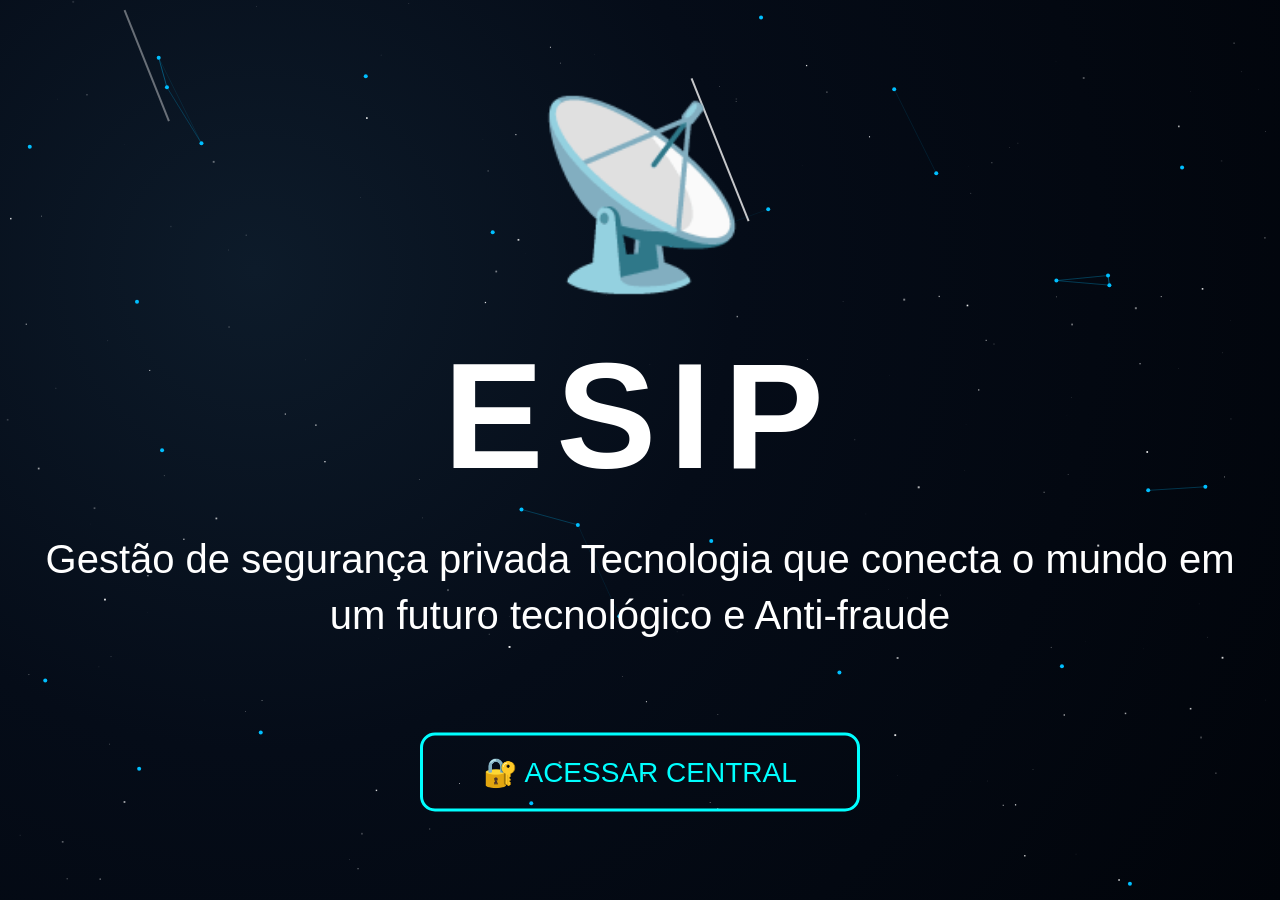
<file: Central.html>
<!DOCTYPE html>
<html lang="pt-BR">
<head>
<meta charset="UTF-8">
<meta name="viewport" content="width=device-width, initial-scale=1.0">
<title>ESIP - Sistemas</title>

<style>
body, html {
    margin: 0;
    padding: 0;
    height: 100%;
    font-family: "Segoe UI", Tahoma, Geneva, Verdana, sans-serif;
    color: white;
    overflow: hidden;
}

/* Container principal */
#hero {
    position: relative;
    width: 100%;
    height: 100vh;
    min-height: 600px;
    background: radial-gradient(circle at 20% 30%, #0d1b2a 0%, #050c18 40%, #01040a 100%);
}

/* Canvas */
#spaceCanvas {
    position: absolute;
    top: 0;
    left: 0;
    width: 100%;
    height: 100%;
}

/* Conteúdo central */
#content {
    position: absolute;
    top: 50%;
    left: 50%;
    transform: translate(-50%, -50%);
    text-align: center;
    width: 95%;
    z-index: 2;
}

/* Ícone MUITO GRANDE */
#icon {
    font-size: 18vw;
    margin-bottom: 40px;
    animation: pulse 2.5s infinite;
}

/* Título GIGANTE */
h1 {
    font-size: 16vw;
    margin: 0;
    line-height: 1;
    letter-spacing: 1vw;
    animation: glow 3s ease-in-out infinite alternate;
}

/* Texto grande */
p {
    margin-top: 40px;
    font-size: 5vw;
    line-height: 1.4;
    font-weight: 500;
}

/* Botão grande */
#accessBtn {
    margin-top: 50px;
    padding: 2vw 6vw;
    font-size: 4vw;
    border-radius: 15px;
    border: 3px solid #00ffff;
    background: transparent;
    color: #00ffff;
    cursor: pointer;
    transition: 0.3s;
}

#accessBtn:hover {
    background: #00ffff;
    color: #01040a;
    box-shadow: 0 0 40px #00ffff, 0 0 80px #00ffff;
    transform: scale(1.1);
}

/* Ajuste para telas grandes */
@media (min-width: 1200px) {
    #icon { font-size: 180px; }
    h1 { font-size: 150px; }
    p { font-size: 40px; }
    #accessBtn { font-size: 28px; padding: 20px 60px; }
}

/* Animações */
@keyframes glow {
    from { text-shadow: 0 0 40px #00bfff, 0 0 80px #0077ff; }
    to { text-shadow: 0 0 60px #33ccff, 0 0 120px #00bfff; }
}

@keyframes pulse {
    0% { transform: scale(1); }
    50% { transform: scale(1.15); }
    100% { transform: scale(1); }
}
</style>
</head>

<body>
<div id="hero">
    <canvas id="spaceCanvas"></canvas>

    <div id="content">
        <div id="icon">📡</div>

        <h1>ESIP</h1>

        <p>
            Gestão de segurança privada
Tecnologia que conecta o mundo em um futuro tecnológico e Anti-fraude
        </p>

        <button id="accessBtn"
            onclick="window.open('https://esipsistemas.github.io/Code-Leitoredip/Motor.html', '_blank')">
            🔐 ACESSAR CENTRAL 
        </button>
    </div>
</div>

<script>
(function(){
    const canvas = document.getElementById("spaceCanvas");
    const ctx = canvas.getContext("2d");

    function resize(){
        canvas.width = canvas.offsetWidth;
        canvas.height = canvas.offsetHeight;
    }
    window.addEventListener("resize", resize);
    resize();

    const stars = [];
    const meteors = [];
    const nodes = [];

    for(let i=0;i<200;i++){
        stars.push({
            x: Math.random()*canvas.width,
            y: Math.random()*canvas.height,
            size: Math.random()*2,
            opacity: Math.random()
        });
    }

    for(let i=0;i<30;i++){
        nodes.push({
            x: Math.random()*canvas.width,
            y: Math.random()*canvas.height,
            vx:(Math.random()-0.5)*0.5,
            vy:(Math.random()-0.5)*0.5
        });
    }

    function createMeteor(){
        meteors.push({
            x: Math.random()*canvas.width,
            y: -50,
            length: Math.random()*100+50,
            speed: Math.random()*6+4,
            opacity: Math.random()*0.8+0.2
        });
    }

    function draw(){
        ctx.clearRect(0,0,canvas.width,canvas.height);

        stars.forEach(s=>{
            ctx.fillStyle="rgba(255,255,255,"+s.opacity+")";
            ctx.fillRect(s.x,s.y,s.size,s.size);
        });

        nodes.forEach(n=>{
            n.x+=n.vx;
            n.y+=n.vy;
            if(n.x<0||n.x>canvas.width) n.vx*=-1;
            if(n.y<0||n.y>canvas.height) n.vy*=-1;

            ctx.fillStyle="#00bfff";
            ctx.beginPath();
            ctx.arc(n.x,n.y,2,0,Math.PI*2);
            ctx.fill();
        });

        for(let i=0;i<nodes.length;i++){
            for(let j=i+1;j<nodes.length;j++){
                const dx=nodes[i].x-nodes[j].x;
                const dy=nodes[i].y-nodes[j].y;
                const dist=Math.sqrt(dx*dx+dy*dy);
                if(dist<120){
                    ctx.strokeStyle="rgba(0,191,255,"+(1-dist/120)+")";
                    ctx.lineWidth=0.5;
                    ctx.beginPath();
                    ctx.moveTo(nodes[i].x,nodes[i].y);
                    ctx.lineTo(nodes[j].x,nodes[j].y);
                    ctx.stroke();
                }
            }
        }

        meteors.forEach((m,i)=>{
            ctx.beginPath();
            ctx.moveTo(m.x,m.y);
            ctx.lineTo(m.x+m.length*0.4,m.y+m.length);
            ctx.strokeStyle="rgba(255,255,255,"+m.opacity+")";
            ctx.lineWidth=2;
            ctx.stroke();

            m.y+=m.speed;
            m.x+=m.speed*0.4;

            if(m.y>canvas.height){
                meteors.splice(i,1);
            }
        });

        requestAnimationFrame(draw);
    }

    setInterval(createMeteor,300);
    draw();
})();
</script>
</body>
</html>
</file>
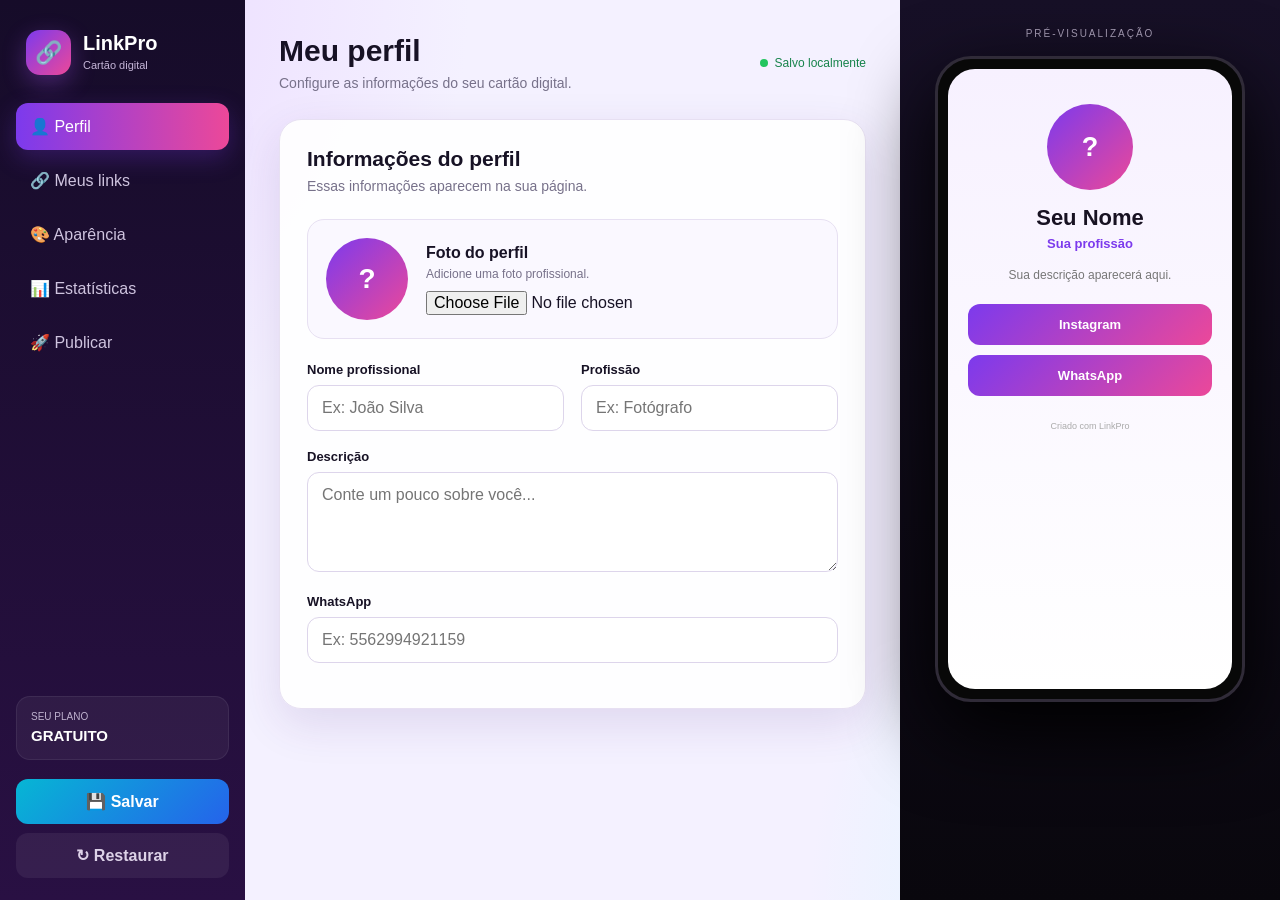
<file: Desenvolvedor.html>
<!DOCTYPE html>
<html lang="pt-BR">
<head>
<meta charset="UTF-8">
<meta name="viewport" content="width=device-width, initial-scale=1.0">

<title>LinkPro — Cartão Digital</title>

<style>

*{
  box-sizing:border-box;
  margin:0;
  padding:0;
}

:root{
  --primary:#7c3aed;
  --secondary:#ec4899;
  --background:#f4f1ff;
  --dark:#171225;
  --muted:#77718a;
  --border:#e7e0f2;
  --success:#16a34a;
  --danger:#dc2626;
}

body{
  font-family:Arial,Helvetica,sans-serif;
  background:
    radial-gradient(circle at 0 0,#e9d5ff 0,transparent 30%),
    radial-gradient(circle at 100% 100%,#cffafe 0,transparent 30%),
    var(--background);
  color:var(--dark);
  min-height:100vh;
}

button,
input,
textarea{
  font:inherit;
}

button{
  cursor:pointer;
}

.app{
  min-height:100vh;
  display:grid;
  grid-template-columns:245px 1fr 380px;
}

/* SIDEBAR */

.sidebar{
  background:linear-gradient(180deg,#160c29,#291043);
  color:white;
  padding:22px 16px;
  display:flex;
  flex-direction:column;
  min-height:100vh;
}

.brand{
  display:flex;
  align-items:center;
  gap:12px;
  padding:8px 10px 28px;
}

.brand-icon{
  width:45px;
  height:45px;
  border-radius:14px;
  display:grid;
  place-items:center;
  background:linear-gradient(135deg,#7c3aed,#ec4899);
  box-shadow:0 8px 25px #a855f755;
  font-size:22px;
}

.brand strong{
  display:block;
  font-size:20px;
}

.brand span{
  color:#c5b6d8;
  font-size:11px;
}

nav{
  display:grid;
  gap:7px;
}

.nav-item{
  border:0;
  background:transparent;
  color:#cfc4df;
  padding:14px;
  border-radius:12px;
  text-align:left;
}

.nav-item:hover{
  background:#ffffff12;
  color:white;
}

.nav-item.active{
  color:white;
  background:linear-gradient(90deg,#7c3aed,#ec4899);
  box-shadow:0 8px 25px #7c3aed45;
}

.sidebar-bottom{
  margin-top:auto;
  display:grid;
  gap:9px;
}

.plan-box{
  padding:14px;
  border-radius:14px;
  background:#ffffff0d;
  border:1px solid #ffffff12;
  margin-bottom:10px;
}

.plan-box small{
  display:block;
  color:#bfb2cf;
  font-size:10px;
  margin-bottom:5px;
}

.plan-box strong{
  font-size:15px;
}

.pro-plan{
  color:#fbbf24;
}

.save-btn,
.reset-btn{
  border:0;
  border-radius:12px;
  padding:13px;
  font-weight:bold;
}

.save-btn{
  color:white;
  background:linear-gradient(135deg,#06b6d4,#2563eb);
}

.reset-btn{
  background:#ffffff10;
  color:#ddd2e8;
}

/* CONTENT */

.content{
  padding:34px;
  overflow:auto;
}

.topbar{
  display:flex;
  align-items:center;
  justify-content:space-between;
  gap:20px;
  margin-bottom:28px;
}

.topbar h1{
  font-size:30px;
}

.topbar p{
  color:var(--muted);
  margin-top:7px;
  font-size:14px;
}

.status{
  display:flex;
  align-items:center;
  gap:7px;
  color:#16834b;
  font-size:12px;
}

.status span{
  width:8px;
  height:8px;
  border-radius:50%;
  background:#22c55e;
}

.editor-section{
  display:none;
}

.editor-section.active{
  display:block;
}

.card{
  background:#ffffffed;
  border:1px solid var(--border);
  border-radius:22px;
  padding:27px;
  box-shadow:0 15px 45px #4823781f;
}

.card-title{
  margin-bottom:25px;
}

.card-title h2,
.section-heading h2{
  font-size:21px;
}

.card-title p,
.section-heading p{
  color:var(--muted);
  margin-top:7px;
  font-size:14px;
}

/* FORM */

.avatar-editor{
  display:flex;
  align-items:center;
  gap:18px;
  padding:18px;
  background:#faf8ff;
  border:1px solid var(--border);
  border-radius:17px;
  margin-bottom:23px;
}

.big-avatar{
  width:82px;
  height:82px;
  flex-shrink:0;
  border-radius:50%;
  display:grid;
  place-items:center;
  background:linear-gradient(135deg,#7c3aed,#ec4899);
  color:white;
  font-size:28px;
  font-weight:bold;
  overflow:hidden;
}

.big-avatar img,
.profile-avatar img{
  width:100%;
  height:100%;
  object-fit:cover;
}

.avatar-editor p{
  color:var(--muted);
  font-size:12px;
  margin:5px 0 10px;
}

.form-grid{
  display:grid;
  grid-template-columns:1fr 1fr;
  gap:17px;
}

.form-group{
  margin-bottom:18px;
}

label{
  display:block;
  font-size:13px;
  font-weight:bold;
  margin-bottom:8px;
}

input[type="text"],
input[type="tel"],
input[type="url"],
input[type="number"],
textarea{
  width:100%;
  border:1px solid #ddd5eb;
  border-radius:12px;
  padding:13px 14px;
  outline:none;
  background:white;
  color:var(--dark);
}

input:focus,
textarea:focus{
  border-color:var(--primary);
  box-shadow:0 0 0 4px #7c3aed12;
}

textarea{
  resize:vertical;
}

/* BUTTONS */

.primary-btn,
.secondary-btn,
.danger-btn{
  border:0;
  border-radius:12px;
  padding:13px 17px;
  font-weight:bold;
}

.primary-btn{
  color:white;
  background:linear-gradient(135deg,var(--primary),var(--secondary));
  box-shadow:0 8px 20px #9333ea30;
}

.secondary-btn{
  color:#5b21b6;
  background:#f1eaff;
}

.danger-btn{
  color:#dc2626;
  background:#fee2e2;
}

.full{
  width:100%;
  margin-top:10px;
}

/* LINKS */

.section-heading{
  display:flex;
  justify-content:space-between;
  align-items:center;
  gap:20px;
  margin-bottom:20px;
}

#linksContainer{
  display:grid;
  gap:14px;
}

.link-editor{
  background:white;
  border:1px solid var(--border);
  border-radius:17px;
  padding:18px;
}

.link-editor-top{
  display:flex;
  justify-content:space-between;
  align-items:center;
  margin-bottom:14px;
}

.link-number{
  color:var(--primary);
  font-weight:bold;
}

/* APARÊNCIA */

.theme-grid{
  display:grid;
  grid-template-columns:repeat(5,1fr);
  gap:10px;
  margin-bottom:30px;
}

.theme-card{
  border:2px solid transparent;
  background:#faf9fc;
  padding:12px 5px;
  border-radius:13px;
  color:var(--dark);
  font-weight:bold;
}

.theme-card span{
  display:block;
  width:32px;
  height:32px;
  margin:0 auto 8px;
  border-radius:50%;
}

.theme-card.active{
  border-color:var(--primary);
  background:#f4ecff;
}

.custom-colors{
  display:grid;
  grid-template-columns:1fr 1fr;
  gap:20px;
}

input[type="color"]{
  width:100%;
  height:48px;
  border:0;
  padding:3px;
  border-radius:10px;
  background:white;
}

/* PUBLICAR */

.publish-card{
  text-align:center;
  padding:45px 30px;
}

.publish-icon{
  width:75px;
  height:75px;
  margin:0 auto 20px;
  border-radius:23px;
  display:grid;
  place-items:center;
  background:linear-gradient(135deg,#7c3aed,#ec4899);
  font-size:30px;
  box-shadow:0 15px 35px #a855f755;
}

.publish-card h2{
  font-size:25px;
}

.publish-card>p{
  max-width:500px;
  margin:12px auto 25px;
  color:var(--muted);
  line-height:1.6;
}

.publish-actions{
  display:flex;
  justify-content:center;
  gap:10px;
  flex-wrap:wrap;
}

.publish-info{
  display:grid;
  grid-template-columns:repeat(3,1fr);
  margin-top:30px;
  border-top:1px solid var(--border);
  padding-top:22px;
}

.publish-info strong,
.publish-info span{
  display:block;
}

.publish-info span{
  color:#16a34a;
  font-size:12px;
  margin-top:5px;
}

/* STATS */

.stats-grid{
  display:grid;
  grid-template-columns:repeat(3,1fr);
  gap:15px;
  margin-bottom:20px;
}

.stat-card{
  background:white;
  border:1px solid var(--border);
  border-radius:18px;
  padding:20px;
}

.stat-card span{
  display:block;
  color:var(--muted);
  font-size:12px;
  margin-bottom:8px;
}

.stat-card strong{
  font-size:28px;
}

/* PREVIEW */

.preview-area{
  background:linear-gradient(180deg,#171027,#09070d);
  min-height:100vh;
  display:flex;
  flex-direction:column;
  align-items:center;
  padding:28px 15px;
}

.preview-label{
  color:#aaa0b9;
  font-size:10px;
  letter-spacing:2px;
  margin-bottom:17px;
}

.phone{
  width:310px;
  max-width:100%;
  padding:10px;
  background:#080808;
  border:3px solid #302b38;
  border-radius:36px;
  box-shadow:0 30px 80px #000;
}

.phone-screen{
  min-height:620px;
  border-radius:27px;
  padding:35px 20px 22px;
  text-align:center;
  background:linear-gradient(180deg,#f7f1ff,#fff);
  color:#181222;
  overflow:hidden;
}

.profile-avatar{
  width:86px;
  height:86px;
  margin:0 auto 15px;
  display:grid;
  place-items:center;
  border-radius:50%;
  background:linear-gradient(135deg,var(--primary),var(--secondary));
  color:white;
  font-size:27px;
  font-weight:bold;
  overflow:hidden;
}

.phone-screen h2{
  font-size:22px;
}

.preview-job{
  color:var(--primary);
  font-weight:bold;
  font-size:13px;
  margin-top:5px;
}

.preview-bio{
  color:#777;
  font-size:12px;
  line-height:1.5;
  margin:15px auto 20px;
}

#previewLinks{
  display:grid;
  gap:10px;
}

.preview-link{
  display:block;
  text-decoration:none;
  color:white;
  padding:13px;
  border-radius:12px;
  background:linear-gradient(135deg,var(--primary),var(--secondary));
  font-weight:bold;
  font-size:13px;
}

.preview-whatsapp{
  display:block;
  text-decoration:none;
  color:white;
  padding:13px;
  border-radius:12px;
  background:#16a34a;
  font-weight:bold;
  font-size:13px;
  margin-bottom:10px;
}

.preview-brand{
  color:#aaa;
  font-size:9px;
  margin-top:25px;
}

/* PRO */

.pro-box{
  max-width:480px;
  text-align:center;
}

.pro-icon{
  width:70px;
  height:70px;
  margin:0 auto 18px;
  display:grid;
  place-items:center;
  border-radius:22px;
  background:linear-gradient(135deg,#f59e0b,#ec4899);
  font-size:30px;
  box-shadow:0 15px 35px #ec489955;
}

.pro-box h2{
  font-size:25px;
  margin-bottom:8px;
}

.pro-box>p{
  color:var(--muted);
  font-size:14px;
  line-height:1.5;
}

.pro-price{
  margin:25px 0;
  padding:20px;
  border-radius:17px;
  background:#faf7ff;
  border:1px solid var(--border);
}

.pro-price small{
  display:block;
  color:var(--muted);
  margin-bottom:5px;
}

.pro-price strong{
  display:block;
  color:var(--primary);
  font-size:34px;
}

.pro-features{
  display:grid;
  gap:10px;
  text-align:left;
  margin:20px 0;
}

.pro-features div{
  padding:12px;
  border-radius:10px;
  background:#f8f5ff;
  color:#3f3650;
  font-size:14px;
}

.pro-badge{
  display:inline-block;
  margin-left:7px;
  padding:3px 7px;
  border-radius:6px;
  background:#f59e0b;
  color:white;
  font-size:9px;
  font-weight:bold;
}

/* MODAL */

.modal{
  position:fixed;
  inset:0;
  background:#09030dcc;
  display:none;
  align-items:center;
  justify-content:center;
  padding:20px;
  z-index:100;
}

.modal.show{
  display:flex;
}

.modal-box{
  width:min(700px,100%);
  max-height:90vh;
  overflow:auto;
  background:white;
  border-radius:22px;
  padding:27px;
  position:relative;
  box-shadow:0 30px 100px #0006;
}

.modal-close{
  position:absolute;
  right:18px;
  top:15px;
  border:0;
  background:#f2edf7;
  width:35px;
  height:35px;
  border-radius:50%;
  font-size:22px;
}

#generatedCode{
  width:100%;
  min-height:300px;
  margin:20px 0 5px;
  font-family:monospace;
  font-size:12px;
}

/* TOAST */

.toast{
  position:fixed;
  right:25px;
  bottom:25px;
  background:#171225;
  color:white;
  padding:13px 18px;
  border-radius:12px;
  box-shadow:0 10px 30px #0003;
  transform:translateY(100px);
  opacity:0;
  transition:.3s;
  z-index:200;
}

.toast.show{
  transform:translateY(0);
  opacity:1;
}

/* MOBILE */

@media(max-width:1150px){

  .app{
    grid-template-columns:220px 1fr;
  }

  .preview-area{
    display:none;
  }

}

@media(max-width:760px){

  .app{
    display:block;
  }

  .sidebar{
    min-height:auto;
    padding:12px;
  }

  nav{
    display:flex;
    overflow-x:auto;
  }

  .nav-item{
    white-space:nowrap;
  }

  .sidebar-bottom{
    display:flex;
    margin-top:10px;
  }

  .plan-box{
    display:none;
  }

  .content{
    padding:20px 14px;
  }

  .topbar{
    display:block;
  }

  .status{
    margin-top:12px;
  }

  .form-grid,
  .custom-colors,
  .publish-info,
  .stats-grid{
    grid-template-columns:1fr;
  }

  .theme-grid{
    grid-template-columns:repeat(3,1fr);
  }

  .section-heading{
    align-items:flex-start;
    flex-direction:column;
  }

}

</style>
</head>

<body>

<div class="app">

<!-- SIDEBAR -->

<aside class="sidebar">

  <div class="brand">

    <div class="brand-icon">
      🔗
    </div>

    <div>
      <strong>LinkPro</strong>
      <span>Cartão digital</span>
    </div>

  </div>

  <nav>

    <button class="nav-item active" data-section="perfil">
      👤 Perfil
    </button>

    <button class="nav-item" data-section="links">
      🔗 Meus links
    </button>

    <button class="nav-item" data-section="aparencia">
      🎨 Aparência
    </button>

    <button class="nav-item" data-section="estatisticas">
      📊 Estatísticas
    </button>

    <button class="nav-item" data-section="publicar">
      🚀 Publicar
    </button>

  </nav>

  <div class="sidebar-bottom">

    <div class="plan-box">

      <small>SEU PLANO</small>

      <strong id="planName">
        GRATUITO
      </strong>

    </div>

    <button class="save-btn" id="saveBtn">
      💾 Salvar
    </button>

    <button class="reset-btn" id="resetBtn">
      ↻ Restaurar
    </button>

  </div>

</aside>


<!-- CONTEÚDO -->

<main class="content">

<header class="topbar">

  <div>

    <h1 id="sectionTitle">
      Meu perfil
    </h1>

    <p id="sectionDescription">
      Configure as informações do seu cartão digital.
    </p>

  </div>

  <div class="status">

    <span></span>

    Salvo localmente

  </div>

</header>


<!-- PERFIL -->

<section class="editor-section active" id="perfil">

<div class="card">

<div class="card-title">

<h2>
Informações do perfil
</h2>

<p>
Essas informações aparecem na sua página.
</p>

</div>


<div class="avatar-editor">

<div class="big-avatar" id="editorAvatar">
?
</div>

<div>

<strong>
Foto do perfil
</strong>

<p>
Adicione uma foto profissional.
</p>

<input
type="file"
id="avatarInput"
accept="image/*">

</div>

</div>


<div class="form-grid">

<div class="form-group">

<label>
Nome profissional
</label>

<input
id="profileName"
type="text"
placeholder="Ex: João Silva">

</div>


<div class="form-group">

<label>
Profissão
</label>

<input
id="profileJob"
type="text"
placeholder="Ex: Fotógrafo">

</div>

</div>


<div class="form-group">

<label>
Descrição
</label>

<textarea
id="profileBio"
rows="4"
placeholder="Conte um pouco sobre você..."
></textarea>

</div>


<div class="form-group">

<label>
WhatsApp
</label>

<input
id="whatsappNumber"
type="tel"
placeholder="Ex: 5562994921159">

</div>

</div>

</section>


<!-- LINKS -->

<section class="editor-section" id="links">

<div class="section-heading">

<div>

<h2>
Meus links
</h2>

<p>
Adicione os lugares onde seus clientes podem encontrar você.
</p>

</div>

<button class="primary-btn" id="addLinkBtn">
+ Adicionar link
</button>

</div>

<div id="linksContainer"></div>

</section>


<!-- APARÊNCIA -->

<section class="editor-section" id="aparencia">

<div class="card">

<div class="card-title">

<h2>
Personalização
</h2>

<p>
Deixe seu cartão com a sua identidade.
</p>

</div>

<div class="theme-grid">

<button class="theme-card" data-theme="blue">
<span style="background:#2563eb"></span>
Azul
</button>

<button class="theme-card active" data-theme="purple">
<span style="background:#7c3aed"></span>
Roxo
</button>

<button class="theme-card" data-theme="green">
<span style="background:#059669"></span>
Verde
</button>

<button class="theme-card" data-theme="orange">
<span style="background:#ea580c"></span>
Laranja
</button>

<button class="theme-card" data-theme="black">
<span style="background:#111827"></span>
Preto
</button>

</div>


<div class="custom-colors">

<div>

<label>
Cor dos botões
</label>

<input
type="color"
id="buttonColor"
value="#7c3aed">

</div>


<div>

<label>
Cor de fundo
</label>

<input
type="color"
id="backgroundColor"
value="#f5f3ff">

</div>

</div>

</div>

</section>


<!-- ESTATÍSTICAS -->

<section class="editor-section" id="estatisticas">

<div class="card">

<div class="card-title">

<h2>
📊 Estatísticas
</h2>

<p>
Acompanhe o desempenho do seu cartão neste dispositivo.
</p>

</div>

<div class="stats-grid">

<div class="stat-card">

<span>
VISUALIZAÇÕES
</span>

<strong id="viewsCount">
0
</strong>

</div>

<div class="stat-card">

<span>
CLIQUES
</span>

<strong id="clicksCount">
0
</strong>

</div>

<div class="stat-card">

<span>
CONVERSÃO
</span>

<strong id="conversionCount">
0%
</strong>

</div>

</div>

<div class="card">

<p style="color:#777;font-size:13px;line-height:1.6">

🔒 As estatísticas avançadas fazem parte do LinkPro PRO.

<br><br>

A versão PRO poderá mostrar quais links recebem mais cliques,
dados de acesso e outras informações.

</p>

<button class="primary-btn full" id="statsProBtn">
⭐ Desbloquear PRO
</button>

</div>

</div>

</section>


<!-- PUBLICAR -->

<section class="editor-section" id="publicar">

<div class="card publish-card">

<div class="publish-icon">
🚀
</div>

<h2>
Seu cartão está pronto!
</h2>

<p>
Crie seu cartão, personalize e gere uma página HTML
para publicar em qualquer hospedagem.
</p>

<div class="publish-actions">

<button class="primary-btn" id="generatePageBtn">
📄 Gerar página HTML
</button>

<button class="secondary-btn" id="generateButtonBtn">
🔗 Gerar botão
</button>

<button class="secondary-btn" id="qrCodeBtn">
🔳 QR Code
<span class="pro-badge">PRO</span>
</button>

</div>


<div style="margin-top:25px">

<button class="primary-btn" id="upgradeBtn">
⭐ Quero o LinkPro PRO
</button>

</div>


<div class="publish-info">

<div>

<strong>
GitHub Pages
</strong>

<span>
Compatível
</span>

</div>

<div>

<strong>
Banco de dados
</strong>

<span>
Não necessário
</span>

</div>

<div>

<strong>
Servidor
</strong>

<span>
Não necessário
</span>

</div>

</div>

</div>

</section>

</main>


<!-- PREVIEW -->

<aside class="preview-area">

<div class="preview-label">
PRÉ-VISUALIZAÇÃO
</div>

<div class="phone">

<div class="phone-screen" id="phoneScreen">

<div class="profile-avatar" id="previewAvatar">
?
</div>

<h2 id="previewName">
Seu Nome
</h2>

<div class="preview-job" id="previewJob">
Sua profissão
</div>

<p class="preview-bio" id="previewBio">
Sua descrição aparecerá aqui.
</p>

<div id="previewWhatsApp"></div>

<div id="previewLinks"></div>

<div class="preview-brand" id="previewBrand">
Criado com LinkPro
</div>

</div>

</div>

</aside>

</div>


<!-- MODAL DE CÓDIGO -->

<div class="modal" id="modal">

<div class="modal-box">

<button class="modal-close" id="closeModal">
×
</button>

<h2 id="modalTitle">
Código gerado
</h2>

<p id="modalDescription"></p>

<textarea id="generatedCode" readonly></textarea>

<button class="primary-btn full" id="copyCodeBtn">
📋 Copiar código
</button>

<button class="secondary-btn full" id="downloadBtn">
📥 Baixar arquivo
</button>

</div>

</div>


<!-- MODAL PRO -->

<div class="modal" id="proModal">

<div class="modal-box pro-box">

<button class="modal-close" id="closeProModal">
×
</button>

<div class="pro-icon">
⭐
</div>

<h2>
Desbloqueie o LinkPro PRO
</h2>

<p>
Tenha um cartão mais profissional e libere recursos exclusivos.
</p>

<div class="pro-price">

<small>
Pagamento único
</small>

<strong id="proPrice">
R$ 27,00
</strong>

</div>

<div class="pro-features">

<div>
✓ Remover marca LinkPro
</div>

<div>
✓ QR Code
</div>

<div>
✓ Botão WhatsApp
</div>

<div>
✓ Download HTML
</div>

<div>
✓ Personalização completa
</div>

</div>

<button class="primary-btn full" id="buyProBtn">
📲 Comprar pelo WhatsApp
</button>

<button class="secondary-btn full" id="activateBtn">
🔐 Já comprei — ativar PRO
</button>

<button class="secondary-btn full" id="continueFreeBtn">
Continuar versão grátis
</button>

</div>

</div>


<!-- MODAL ATIVAÇÃO -->

<div class="modal" id="activationModal">

<div class="modal-box pro-box">

<button class="modal-close" id="closeActivationModal">
×
</button>

<div class="pro-icon">
🔐
</div>

<h2>
Ativar LinkPro PRO
</h2>

<p>
Digite o código recebido após a compra.
</p>

<div class="form-group" style="text-align:left;margin-top:20px">

<label>
Código de ativação
</label>

<input
type="text"
id="activationCode"
placeholder="Digite seu código">

</div>

<button class="primary-btn full" id="confirmActivationBtn">
Ativar PRO
</button>

</div>

</div>


<!-- MODAL QR -->

<div class="modal" id="qrModal">

<div class="modal-box pro-box">

<button class="modal-close" id="closeQrModal">
×
</button>

<div class="pro-icon">
🔳
</div>

<h2>
Seu QR Code
</h2>

<p>
Escaneie para abrir seu cartão.
</p>

<div
id="qrContainer"
style="
margin:25px auto;
width:220px;
height:220px;
display:grid;
place-items:center;
background:white;
border-radius:15px;
border:1px solid #ddd;
overflow:hidden;
">
</div>

<button class="primary-btn full" id="downloadQrBtn">
📥 Baixar QR Code
</button>

</div>

</div>


<div class="toast" id="toast">
Salvo com sucesso!
</div>


<script>

/* =====================================================
   CONFIGURAÇÃO DO LINKPRO
   ===================================================== */

const CONFIG = {

  /*
    COLOQUE SEU WHATSAPP AQUI.

    Exemplo Brasil:
    5562999999999
  */

  whatsapp: "5562994921159",

  /*
    PREÇO QUE APARECE NA TELA
  */

  price: "R$ 27,00",

  /*
    CÓDIGO QUE VOCÊ ENTREGA PARA QUEM COMPRAR.

    IMPORTANTE:
    Como não existe servidor, esse código
    não é uma proteção forte.
  */

  activationCode: "LINKPRO2026",

  productName: "LinkPro PRO"

};


/* =====================================================
   VARIÁVEIS
   ===================================================== */

const $ = id => document.getElementById(id);

let links = [];

let avatarData = "";

let isPro = false;

let stats = {
  views:0,
  clicks:0
};


/* =====================================================
   TEMAS
   ===================================================== */

const themes = {

blue:{
button:"#2563eb",
button2:"#06b6d4",
background:"#eff6ff"
},

purple:{
button:"#7c3aed",
button2:"#ec4899",
background:"#f5f3ff"
},

green:{
button:"#059669",
button2:"#10b981",
background:"#ecfdf5"
},

orange:{
button:"#ea580c",
button2:"#f59e0b",
background:"#fff7ed"
},

black:{
button:"#111827",
button2:"#4b5563",
background:"#f3f4f6"
}

};


/* =====================================================
   NAVEGAÇÃO
   ===================================================== */

const sectionInfo = {

perfil:[
"Meu perfil",
"Configure as informações do seu cartão digital."
],

links:[
"Meus links",
"Adicione os lugares onde seus clientes podem encontrar você."
],

aparencia:[
"Aparência",
"Personalize as cores do seu cartão digital."
],

estatisticas:[
"Estatísticas",
"Acompanhe o desempenho do seu cartão."
],

publicar:[
"Publicar",
"Gere uma página independente para compartilhar seu cartão."
]

};


document.querySelectorAll(".nav-item").forEach(button=>{

button.addEventListener("click",()=>{

const section = button.dataset.section;

document.querySelectorAll(".nav-item")
.forEach(item=>item.classList.remove("active"));

document.querySelectorAll(".editor-section")
.forEach(item=>item.classList.remove("active"));

button.classList.add("active");

$(section).classList.add("active");

$("sectionTitle").textContent =
sectionInfo[section][0];

$("sectionDescription").textContent =
sectionInfo[section][1];

});

});


/* =====================================================
   PERFIL
   ===================================================== */

[
"profileName",
"profileJob",
"profileBio",
"whatsappNumber"
].forEach(id=>{

$(id).addEventListener(
"input",
updatePreview
);

});


/* =====================================================
   FOTO
   ===================================================== */

$("avatarInput").addEventListener(
"change",
event=>{

const file =
event.target.files[0];

if(!file)return;

const reader =
new FileReader();

reader.onload=e=>{

avatarData =
e.target.result;

$("editorAvatar").innerHTML =
`<img src="${avatarData}" alt="Foto">`;

$("previewAvatar").innerHTML =
`<img src="${avatarData}" alt="Foto">`;

saveData(false);

};

reader.readAsDataURL(file);

});


/* =====================================================
   LINKS
   ===================================================== */

$("addLinkBtn").addEventListener(
"click",
()=>{

links.push({

title:"Novo link",

url:"https://"

});

renderLinks();

updatePreview();

});


function renderLinks(){

const container =
$("linksContainer");

container.innerHTML = "";

links.forEach((link,index)=>{

const div =
document.createElement("div");

div.className =
"link-editor";

div.innerHTML = `

<div class="link-editor-top">

<span class="link-number">
Link ${index+1}
</span>

<button
class="danger-btn delete-link"
data-index="${index}">
🗑 Remover
</button>

</div>

<div class="form-group">

<label>
Nome do botão
</label>

<input
type="text"
class="link-title"
data-index="${index}"
value="${escapeHTML(link.title)}"
placeholder="Ex: Instagram">

</div>

<div class="form-group">

<label>
Endereço
</label>

<input
type="text"
class="link-url"
data-index="${index}"
value="${escapeHTML(link.url)}"
placeholder="https://...">

</div>
`;

container.appendChild(div);

});


document.querySelectorAll(
".delete-link"
).forEach(button=>{

button.addEventListener(
"click",
()=>{

links.splice(
Number(button.dataset.index),
1
);

renderLinks();

updatePreview();

});

});


document.querySelectorAll(
".link-title"
).forEach(input=>{

input.addEventListener(
"input",
()=>{

links[input.dataset.index].title =
input.value;

updatePreview();

});

});


document.querySelectorAll(
".link-url"
).forEach(input=>{

input.addEventListener(
"input",
()=>{

links[input.dataset.index].url =
input.value;

updatePreview();

});

});

}


/* =====================================================
   PREVIEW
   ===================================================== */

function updatePreview(){

const name =
$("profileName").value.trim()
||"Seu Nome";

const job =
$("profileJob").value.trim()
||"Sua profissão";

const bio =
$("profileBio").value.trim()
||"Sua descrição aparecerá aqui.";

$("previewName").textContent =
name;

$("previewJob").textContent =
job;

$("previewBio").textContent =
bio;


/* WHATSAPP */

$("previewWhatsApp").innerHTML = "";

const phone =
$("whatsappNumber").value
.trim();

if(phone){

const wa =
document.createElement("a");

wa.className =
"preview-whatsapp";

wa.textContent =
"💬 Falar comigo no WhatsApp";

wa.href =
`https://wa.me/${phone}`;

wa.target="_blank";

wa.rel="noopener noreferrer";

wa.addEventListener(
"click",
()=>registerClick()
);

$("previewWhatsApp")
.appendChild(wa);

}


/* LINKS */

$("previewLinks").innerHTML = "";

links.forEach(link=>{

if(!link.title.trim())
return;

const a =
document.createElement("a");

a.className =
"preview-link";

a.textContent =
link.title;

a.href =
normalizeURL(link.url);

a.target="_blank";

a.rel="noopener noreferrer";

a.addEventListener(
"click",
()=>registerClick()
);

$("previewLinks")
.appendChild(a);

});

}


/* =====================================================
   TEMAS
   ===================================================== */

document.querySelectorAll(
".theme-card"
).forEach(button=>{

button.addEventListener(
"click",
()=>{

const theme =
themes[button.dataset.theme];

$("buttonColor").value =
theme.button;

$("backgroundColor").value =
theme.background;

applyColors(
theme.button,
theme.button2,
theme.background
);

document.querySelectorAll(
".theme-card"
)
.forEach(item =>
item.classList.remove("active")
);

button.classList.add("active");

saveData(false);

});

});


$("buttonColor").addEventListener(
"input",
()=>{

applyColors(
$("buttonColor").value,
$("buttonColor").value,
$("backgroundColor").value
);

});


$("backgroundColor").addEventListener(
"input",
()=>{

applyColors(
$("buttonColor").value,
$("buttonColor").value,
$("backgroundColor").value
);

});


function applyColors(
buttonColor,
secondColor,
backgroundColor
){

document.documentElement.style
.setProperty(
"--primary",
buttonColor
);

document.documentElement.style
.setProperty(
"--secondary",
secondColor
);

$("phoneScreen").style.background =
`linear-gradient(
180deg,
${backgroundColor},
#ffffff
)`;

}


/* =====================================================
   SALVAR
   ===================================================== */

$("saveBtn").addEventListener(
"click",
()=>{

saveData(true);

});


function saveData(show=true){

const data={

profileName:
$("profileName").value,

profileJob:
$("profileJob").value,

profileBio:
$("profileBio").value,

whatsappNumber:
$("whatsappNumber").value,

links:links,

avatarData:avatarData,

buttonColor:
$("buttonColor").value,

backgroundColor:
$("backgroundColor").value,

isPro:isPro,

stats:stats

};

localStorage.setItem(
"linkproData",
JSON.stringify(data)
);

if(show)
showToast(
"Salvo com sucesso!"
);

}


/* =====================================================
   RESTAURAR
   ===================================================== */

$("resetBtn").addEventListener(
"click",
()=>{

if(!confirm(
"Deseja restaurar o projeto?"
))
return;

localStorage.removeItem(
"linkproData"
);

location.reload();

});


/* =====================================================
   CARREGAR
   ===================================================== */

function loadData(){

const saved =
localStorage.getItem(
"linkproData"
);


if(!saved){

links=[

{
title:"Instagram",
url:"https://instagram.com/"
},

{
title:"WhatsApp",
url:"https://wa.me/"
}

];

renderLinks();

updatePreview();

updatePlanUI();

return;

}


try{

const data =
JSON.parse(saved);

$("profileName").value =
data.profileName||"";

$("profileJob").value =
data.profileJob||"";

$("profileBio").value =
data.profileBio||"";

$("whatsappNumber").value =
data.whatsappNumber||"";

links =
Array.isArray(data.links)
?data.links
:[];

avatarData =
data.avatarData||"";

$("buttonColor").value =
data.buttonColor||"#7c3aed";

$("backgroundColor").value =
data.backgroundColor||"#f5f3ff";

isPro =
data.isPro===true;

stats =
data.stats||{
views:0,
clicks:0
};


if(avatarData){

$("editorAvatar").innerHTML =
`<img src="${avatarData}" alt="Foto">`;

$("previewAvatar").innerHTML =
`<img src="${avatarData}" alt="Foto">`;

}

renderLinks();

updatePreview();

applyColors(
$("buttonColor").value,
$("buttonColor").value,
$("backgroundColor").value
);

updatePlanUI();

updateStats();

}catch(error){

console.error(error);

localStorage.removeItem(
"linkproData"
);

location.reload();

}

}


/* =====================================================
   PRO
   ===================================================== */

function requirePro(){

if(isPro){

return true;

}

openProModal();

return false;

}


function openProModal(){

$("proPrice").textContent =
CONFIG.price;

$("proModal")
.classList.add("show");

}


function closeProModal(){

$("proModal")
.classList.remove("show");

}


$("closeProModal")
.addEventListener(
"click",
closeProModal
);


$("continueFreeBtn")
.addEventListener(
"click",
closeProModal
);


$("upgradeBtn")
.addEventListener(
"click",
openProModal
);


$("statsProBtn")
.addEventListener(
"click",
openProModal
);


$("proModal")
.addEventListener(
"click",
event=>{

if(event.target ===
$("proModal")){

closeProModal();

}

});


/* =====================================================
   COMPRA WHATSAPP
   ===================================================== */

$("buyProBtn")
.addEventListener(
"click",
()=>{

const message =
`Olá! Quero comprar o ${CONFIG.productName} por ${CONFIG.price}. Quero receber as instruções para pagamento.`;

const url =
`https://wa.me/${CONFIG.whatsapp}?text=${encodeURIComponent(message)}`;

window.open(
url,
"_blank"
);

});


/* =====================================================
   ATIVAÇÃO
   ===================================================== */

$("activateBtn")
.addEventListener(
"click",
()=>{

closeProModal();

$("activationModal")
.classList.add("show");

$("activationCode").value="";

$("activationCode").focus();

});


$("closeActivationModal")
.addEventListener(
"click",
()=>{

$("activationModal")
.classList.remove("show");

});


$("confirmActivationBtn")
.addEventListener(
"click",
()=>{

const code =
$("activationCode")
.value
.trim();

if(code === CONFIG.activationCode){

isPro=true;

saveData(false);

updatePlanUI();

$("activationModal")
.classList.remove("show");

showToast(
"🎉 LinkPro PRO ativado!"
);

}else{

showToast(
"❌ Código inválido!"
);

}

});


/* =====================================================
   PLANO
   ===================================================== */

function updatePlanUI(){

if(isPro){

$("planName").textContent =
"⭐ PRO";

$("planName").className =
"pro-plan";

$("previewBrand")
.style.display="none";

}else{

$("planName").textContent =
"GRATUITO";

$("planName").className="";

$("previewBrand")
.style.display="block";

}

}


/* =====================================================
   GERAR HTML
   ===================================================== */

$("generatePageBtn")
.addEventListener(
"click",
()=>{

if(!requirePro())
return;

openModal(
"Página HTML gerada",
"Seu cartão está pronto para ser baixado.",
generatePageHTML()
);

});


function generatePageHTML(){

const name =
$("profileName").value.trim()
||"Seu Nome";

const job =
$("profileJob").value.trim()
||"Sua profissão";

const bio =
$("profileBio").value.trim()
||"Entre em contato comigo.";

const color =
$("buttonColor").value
||"#7c3aed";

const background =
$("backgroundColor").value
||"#f5f3ff";

const avatar =
avatarData;

const phone =
$("whatsappNumber")
.value
.trim();


let whatsappHTML="";

if(phone){

whatsappHTML=`

<a
href="https://wa.me/${phone}"
target="_blank"
class="whatsapp">

💬 Falar comigo no WhatsApp

</a>

`;

}


const linkHTML =
links
.filter(link=>link.title.trim())
.map(link=>`

<a
href="${normalizeURL(link.url)}"
target="_blank"
class="link">

${escapeHTML(link.title)}

</a>

`)
.join("");


return `<!DOCTYPE html>

<html lang="pt-BR">

<head>

<meta charset="UTF-8">

<meta
name="viewport"
content="width=device-width,initial-scale=1">

<title>
${escapeHTML(name)}
</title>

<style>

body{

margin:0;

font-family:Arial,sans-serif;

background:${background};

min-height:100vh;

display:flex;

align-items:center;

justify-content:center;

padding:20px;

}

.card{

width:min(430px,100%);

background:white;

padding:35px 25px;

border-radius:30px;

text-align:center;

box-shadow:0 25px 70px #0002;

}

.avatar{

width:90px;

height:90px;

margin:auto auto 18px;

border-radius:50%;

background:${color};

display:grid;

place-items:center;

overflow:hidden;

color:white;

font-weight:bold;

font-size:25px;

}

.avatar img{

width:100%;

height:100%;

object-fit:cover;

}

h1{

margin:0;

}

.job{

color:${color};

font-weight:bold;

margin-top:7px;

}

.bio{

color:#777;

font-size:14px;

line-height:1.6;

margin:18px auto 25px;

}

.links{

display:grid;

gap:12px;

}

.link,
.whatsapp{

display:block;

padding:15px;

border-radius:13px;

color:white;

text-decoration:none;

font-weight:bold;

}

.link{

background:${color};

}

.whatsapp{

background:#16a34a;

margin-bottom:12px;

}

.brand{

margin-top:25px;

color:#aaa;

font-size:10px;

}

</style>

</head>

<body>

<main class="card">

<div class="avatar">

${
avatar
?`<img src="${avatar}" alt="Foto">`
:"LP"
}

</div>

<h1>
${escapeHTML(name)}
</h1>

<div class="job">
${escapeHTML(job)}
</div>

<p class="bio">
${escapeHTML(bio)}
</p>

${whatsappHTML}

<div class="links">

${linkHTML}

</div>

<div class="brand">
Criado com LinkPro
</div>

</main>

</body>

</html>`;

}


/* =====================================================
   BOTÃO
   ===================================================== */

$("generateButtonBtn")
.addEventListener(
"click",
()=>{

if(!requirePro())
return;

const code=`

<a
href="SEU-LINK-LINKPRO"
target="_blank"
style="
display:inline-block;
padding:14px 22px;
border-radius:12px;
background:linear-gradient(
135deg,
#7c3aed,
#ec4899
);
color:white;
text-decoration:none;
font-family:Arial,sans-serif;
font-weight:bold;
">

🔗 Meu cartão LinkPro

</a>

`;

openModal(
"Botão LinkPro",
"Copie este código para colocar um botão para seu cartão.",
code
);

});


/* =====================================================
   QR CODE
   ===================================================== */

$("qrCodeBtn")
.addEventListener(
"click",
()=>{

if(!requirePro())
return;

generateQRCode();

});


function generateQRCode(){

const name =
$("profileName").value.trim()
||"Meu cartão";

const encoded =
encodeURIComponent(
`LinkPro - ${name}`
);

const qrURL =
`https://api.qrserver.com/v1/create-qr-code/?size=500x500&data=${encoded}`;

$("qrContainer").innerHTML = `

<img
id="qrImage"
src="${qrURL}"
alt="QR Code"
style="
width:100%;
height:100%;
object-fit:contain;
">

`;

$("qrModal")
.classList.add("show");

}


$("closeQrModal")
.addEventListener(
"click",
()=>{

$("qrModal")
.classList.remove("show");

});


$("downloadQrBtn")
.addEventListener(
"click",
()=>{

const img =
$("qrImage");

if(!img)
return;

const a =
document.createElement("a");

a.href =
img.src;

a.target="_blank";

a.download =
"qr-code-linkpro.png";

a.click();

});


/* =====================================================
   MODAL
   ===================================================== */

function openModal(
title,
description,
code
){

$("modalTitle")
.textContent=title;

$("modalDescription")
.textContent=description;

$("generatedCode")
.value=code;

$("modal")
.classList.add("show");

}


$("closeModal")
.addEventListener(
"click",
()=>{

$("modal")
.classList.remove("show");

});


$("modal")
.addEventListener(
"click",
event=>{

if(event.target ===
$("modal")){

$("modal")
.classList.remove("show");

}

});


/* =====================================================
   COPIAR
   ===================================================== */

$("copyCodeBtn")
.addEventListener(
"click",
async()=>{

const code =
$("generatedCode")
.value;

try{

await navigator.clipboard
.writeText(code);

showToast(
"Código copiado!"
);

}catch{

$("generatedCode")
.select();

document.execCommand("copy");

showToast(
"Código copiado!"
);

}

});


/* =====================================================
   DOWNLOAD
   ===================================================== */

$("downloadBtn")
.addEventListener(
"click",
()=>{

const code =
$("generatedCode")
.value;

const blob =
new Blob(
[code],
{
type:
"text/html;charset=utf-8"
}
);

const url =
URL.createObjectURL(blob);

const a =
document.createElement("a");

a.href=url;

a.download =
"meu-cartao-linkpro.html";

document.body.appendChild(a);

a.click();

a.remove();

URL.revokeObjectURL(url);

});


/* =====================================================
   ESTATÍSTICAS LOCAIS
   ===================================================== */

function registerView(){

stats.views++;

saveData(false);

updateStats();

}


function registerClick(){

stats.clicks++;

saveData(false);

updateStats();

}


function updateStats(){

$("viewsCount")
.textContent =
stats.views;

$("clicksCount")
.textContent =
stats.clicks;

const conversion =
stats.views>0
?Math.round(
(stats.clicks /
stats.views)*100
)
:0;

$("conversionCount")
.textContent =
conversion+"%";

}


/* =====================================================
   TOAST
   ===================================================== */

function showToast(message){

const toast =
$("toast");

toast.textContent =
message;

toast.classList.add("show");

setTimeout(
()=>{

toast.classList.remove(
"show"
);

},
2200
);

}


/* =====================================================
   SEGURANÇA
   ===================================================== */

function escapeHTML(value){

return String(value)

.replaceAll(
"&",
"&amp;"
)

.replaceAll(
"<",
"&lt;"
)

.replaceAll(
">",
"&gt;"
)

.replaceAll(
'"',
"&quot;"
)

.replaceAll(
"'",
"&#039;"
);

}


function normalizeURL(value){

let url =
String(value||"")
.trim();

if(!url)
return "#";

if(
!url.startsWith("http://") &&
!url.startsWith("https://") &&
!url.startsWith("mailto:") &&
!url.startsWith("tel:")
){

url =
"https://"+url;

}

return url;

}


/* =====================================================
   INICIAR
   ===================================================== */

loadData();

registerView();

</script>

</body>
</html>
</file>
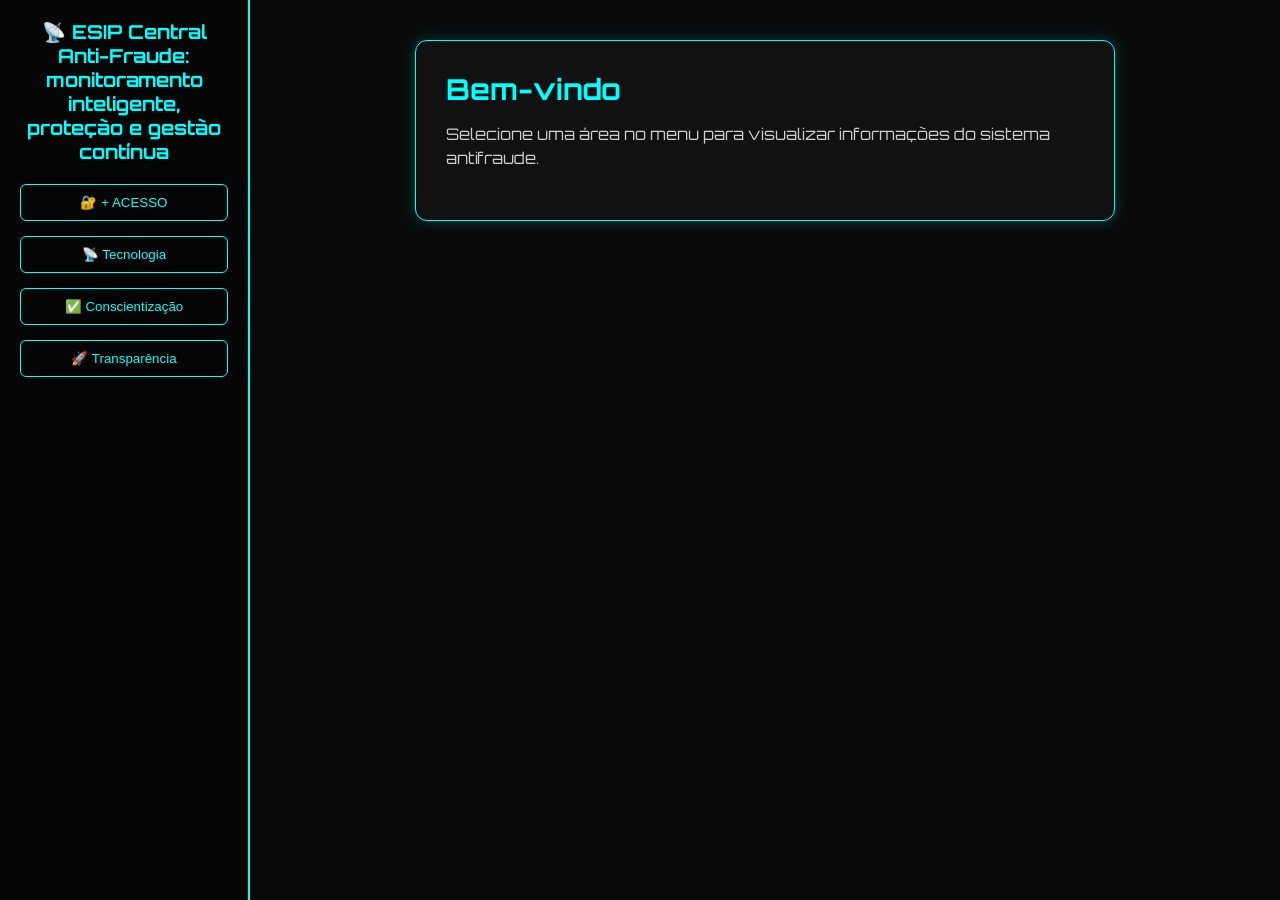
<file: Motor.html>
<!DOCTYPE html>
<html lang="pt-BR">
<head>
<meta charset="UTF-8">
<meta name="viewport" content="width=device-width, initial-scale=1.0">
<title>Central Digital Anti-Fraude</title>

<link href="https://fonts.googleapis.com/css2?family=Orbitron:wght@400;600;800&display=swap" rel="stylesheet">

<style>
:root{
  --bg:#0a0a0a;
  --panel:#111;
  --primary:#00ffff;
  --secondary:#ff00ff;
}

*{margin:0;padding:0;box-sizing:border-box;}

body{
  font-family:'Orbitron',sans-serif;
  background:var(--bg);
  color:white;
  display:flex;
  flex-direction:row;
  min-height:100vh;
}

/* MENU LATERAL */
.sidebar{
  width:250px;
  background:#050505;
  border-right:2px solid var(--primary);
  padding:20px;
  flex-shrink:0;
}

.sidebar h2{
  color:var(--primary);
  margin-bottom:20px;
  text-align:center;
  font-size:1.2rem;
}

.sidebar button{
  width:100%;
  margin-bottom:15px;
  padding:10px;
  background:transparent;
  border:1px solid var(--primary);
  color:var(--primary);
  cursor:pointer;
  border-radius:6px;
  transition:0.2s;
}

.sidebar button:hover{
  background:var(--primary);
  color:black;
}

/* CONTEÚDO PRINCIPAL */
.content{
  flex:1;
  padding:40px;
  display:flex;
  justify-content:center;
  align-items:flex-start;
}

.card{
  background:var(--panel);
  padding:30px;
  border:1px solid var(--primary);
  border-radius:12px;
  max-width:700px;
  width:100%;
  box-shadow:0 0 15px rgba(0,255,255,0.2);
}

.card h1{
  color:var(--primary);
  margin-bottom:15px;
  font-size:1.8rem;
}

.card p{
  margin-bottom:20px;
  color:#ccc;
  font-size:1rem;
  line-height:1.5;
}

.card a{
  display:inline-block;
  padding:10px 20px;
  border:2px solid var(--primary);
  border-radius:8px;
  text-decoration:none;
  color:var(--primary);
  transition:0.2s;
}

.card a:hover{
  background:var(--primary);
  color:black;
}

.metric{
  font-size:1.3rem;
  margin-top:20px;
  color:var(--secondary);
  word-break: break-word;
}

/* AVISO SEGURANÇA */
.security{
  background:#000;
  border:1px solid var(--secondary);
  padding:15px;
  border-radius:8px;
  margin-bottom:20px;
  font-size:0.9rem;
  color:#ddd;
}

/* RESPONSIVO */
@media (max-width: 900px){
  body{
    flex-direction:column;
  }
  .sidebar{
    width:100%;
    display:flex;
    flex-wrap:wrap;
    justify-content:center;
  }
  .sidebar button{
    flex:1 1 40%;
    margin:5px;
  }
  .content{
    padding:20px;
  }
  .card{
    padding:20px;
  }
  .card h1{
    font-size:1.5rem;
  }
  .card p, .metric{
    font-size:1rem;
  }
}

@media (max-width: 500px){
  .sidebar button{
    flex:1 1 100%;
  }
  .card{
    padding:15px;
  }
  .card h1{
    font-size:1.3rem;
  }
  .card p, .metric{
    font-size:0.95rem;
  }
}
</style>
</head>
<body>

<div class="sidebar">
  <h2>📡 ESIP Central Anti-Fraude: monitoramento inteligente, proteção e gestão contínua</h2>
  <button onclick="loadPage('acesso')">🔐 + ACESSO</button>
  <button onclick="loadPage('tecnologia')">📡 Tecnologia</button>
  <button onclick="loadPage('conscientizacao')">✅ Conscientização</button>
  <button onclick="loadPage('transparencia')">🚀 Transparência</button>
</div>

<div class="content">
  <div id="pageContainer" class="card">
    <h1>Bem-vindo</h1>
    <p>Selecione uma área no menu para visualizar informações do sistema antifraude.</p>
  </div>
</div>

<script>

let riskScore = 18;

/* SIMULAÇÃO ANTIFRAUDE */
setInterval(()=>{
  if(Math.random() < 0.3){
    riskScore += 4;
  } else {
    riskScore -= 2;
  }
  riskScore = Math.max(5, Math.min(100, riskScore));
},2000);

/* CONFIGURAÇÃO DE PÁGINAS */
const pages = {

  "acesso": {
    title:"🔐 + ACESSO",
    text:`
    <div class="security">
    🔐 <b>Área restrita.</b><br><br>
    Para garantir segurança, rastreabilidade e autenticação digital,
    o acesso à <b>Portaria Digital ESIP</b> é permitido somente através de
    uma <b>conta Google autenticada</b>.<br><br>
    Isso garante:
    <br>• Identificação real do usuário
    <br>• Registro seguro de acessos
    <br>• Proteção contra fraude e uso indevido
    </div>
    Autorize visitantes facilmente usando nossa plataforma e um QR ID único para cada pessoa.
    `,
    link:"https://sites.google.com/view/central-de-protocolo-digital/in%C3%ADcio"
  },

  "tecnologia": {
    title:"📡 Tecnologia",
    text:"Sistema baseado em inteligência artificial e análise comportamental avançada."
  },

  "conscientizacao": {
    title:"✅ Conscientização",
    text:"Educação digital preventiva para evitar golpes e ataques online."
  },

  "transparencia": {
    title:"🚀 Transparência",
    text:"Relatórios públicos e métricas abertas de segurança digital."
  }

};

let metricInterval = null;

function loadPage(type){

  const page = pages[type];
  const container = document.getElementById("pageContainer");

  let linkHTML = "";

  if(page.link){
    linkHTML = `
      <br>
      <a href="${page.link}" target="_blank">
        Acessar Portaria Digital
      </a>
    `;
  }

  container.innerHTML = `
    <h1>${page.title}</h1>
    <p>${page.text}</p>
    ${linkHTML}
    <div class="metric">Score Atual de Risco: ${riskScore}%</div>
  `;

  if(metricInterval) clearInterval(metricInterval);

  metricInterval = setInterval(()=>{
    const metric = container.querySelector(".metric");
    if(metric){
      metric.textContent = "Score Atual de Risco: " + riskScore + "%";
    }
  },1000);
}

</script>

</body>
</html>
</file>
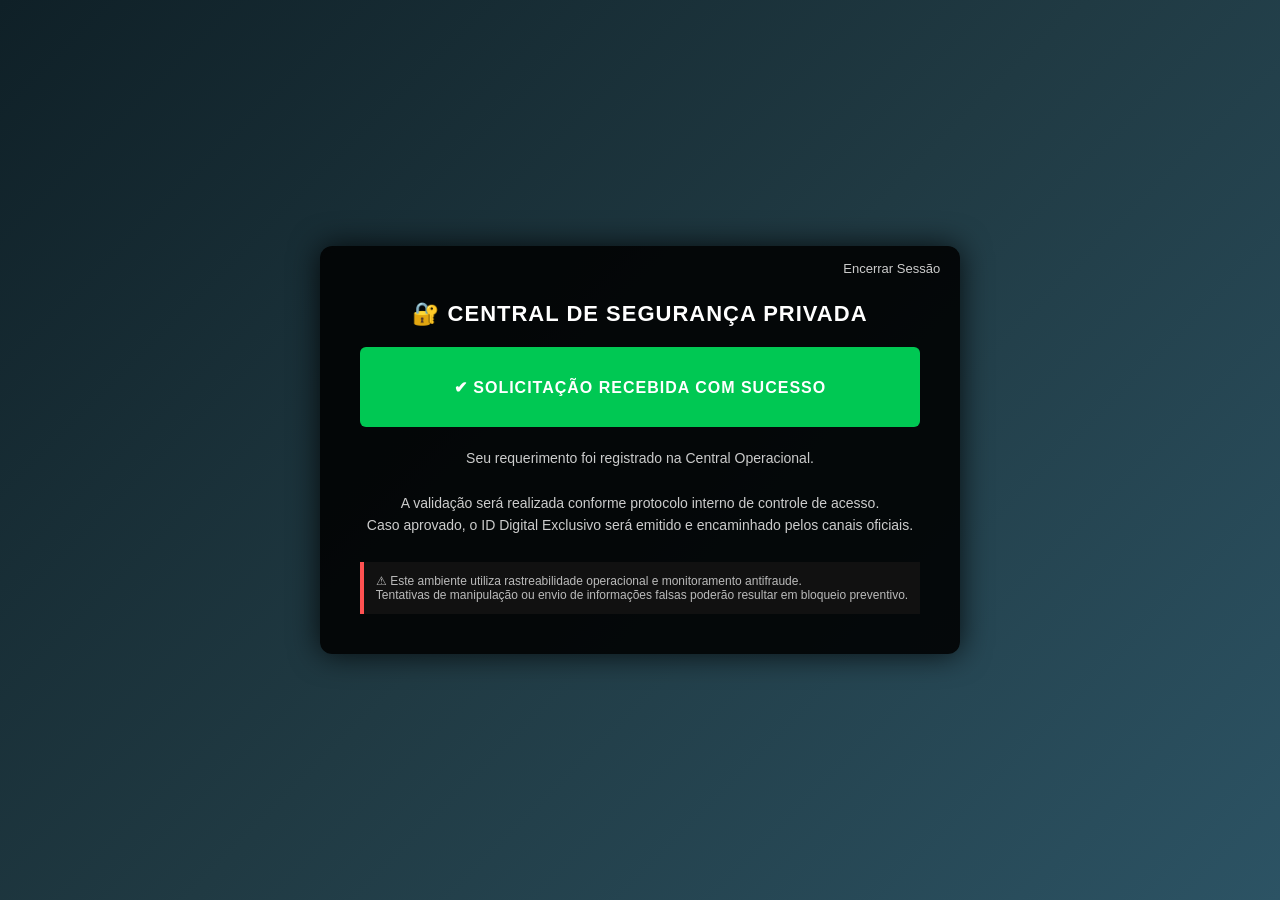
<file: Portaria.index.html>
<!DOCTYPE html>
<html lang="pt-BR">
<head>
<meta charset="UTF-8">
<meta name="viewport" content="width=device-width, initial-scale=1.0">
<title>Solicitação Recebida</title>

<style>
body{
    margin:0;
    font-family:Arial, Helvetica, sans-serif;
    background:linear-gradient(135deg,#0f2027,#203a43,#2c5364);
    color:#fff;
    display:flex;
    justify-content:center;
    align-items:center;
    min-height:100dvh;
    padding:20px;
    box-sizing:border-box;
}

.container{
    max-width:600px;
    background:rgba(0,0,0,0.88);
    padding:40px;
    border-radius:12px;
    box-shadow:0 0 30px rgba(0,0,0,0.8);
    text-align:center;
    position: relative;
}

.encerrar{
    position:absolute;
    top:15px;
    right:20px;
    font-size:13px;
    color:#ccc;
}

h1{
    font-size:22px;
    margin-bottom:15px;
    letter-spacing:1px;
}

.status{
    background:#00c853;
    padding:15px 10px;
    border-radius:6px;
    margin:20px 0;
    font-weight:bold;
    letter-spacing:1px;
    display:flex;
    justify-content:center;
    align-items:center;
    min-height:50px;
    opacity:1;
}

.texto{
    font-size:14px;
    line-height:1.6;
    color:#ccc;
    margin-bottom:25px;
}

.alerta{
    background:#111;
    border-left:4px solid #ff5252;
    padding:12px;
    font-size:12px;
    color:#bbb;
    text-align:left;
}
</style>
</head>

<body>

<div class="container">

<div class="encerrar">Encerrar Sessão</div>

<h1>🔐 CENTRAL DE SEGURANÇA PRIVADA</h1>

<div class="status" id="statusMsg">
✔ SOLICITAÇÃO RECEBIDA COM SUCESSO
</div>

<div class="texto">
Seu requerimento foi registrado na Central Operacional.<br><br>
A validação será realizada conforme protocolo interno de controle de acesso.<br>
Caso aprovado, o ID Digital Exclusivo será emitido e encaminhado pelos canais oficiais.
</div>

<div class="alerta">
⚠ Este ambiente utiliza rastreabilidade operacional e monitoramento antifraude.<br>
Tentativas de manipulação ou envio de informações falsas poderão resultar em bloqueio preventivo.
</div>

</div>

</body>
</html>
</file>
